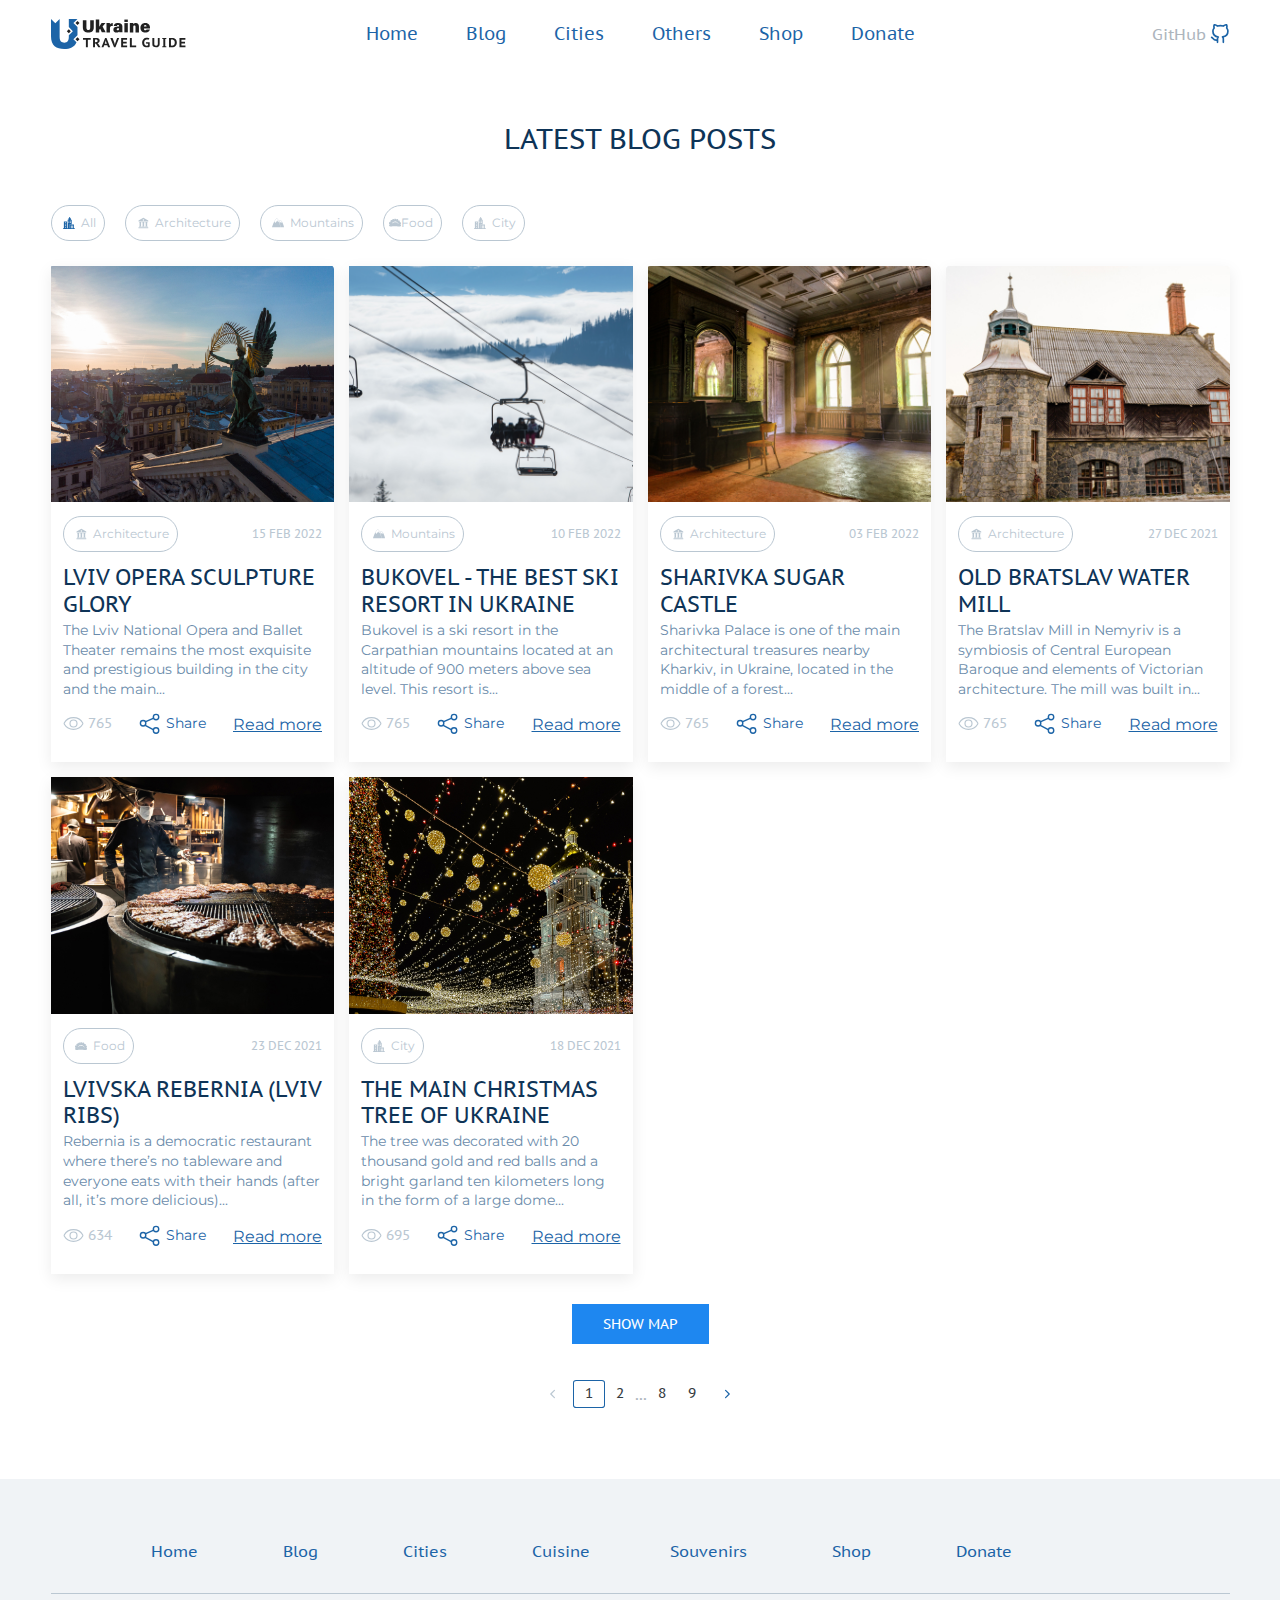
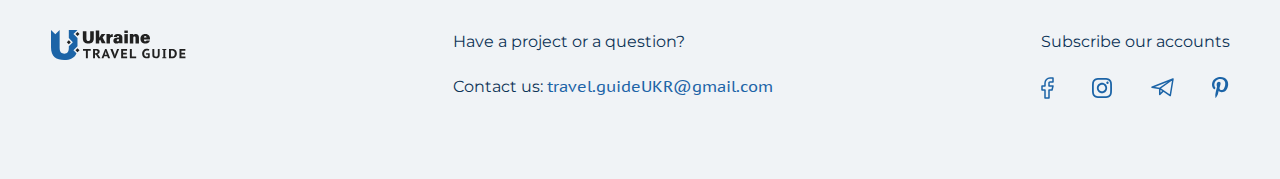
<file: blog.html>
<!DOCTYPE html>
<html lang="en">
<head>
          <meta charset="UTF-8">
          <meta http-equiv="X-UA-Compatible" content="IE=edge">
          <meta name="viewport" content="width=device-width, initial-scale=1.0">
          <title>Blog</title>
          <link rel="preconnect" href="https://fonts.gstatic.com" crossorigin>
          <link href="https://fonts.googleapis.com/css2?family=Inter:wght@400;700&family=Montserrat:wght@400;500;600;700&family=PT+Sans+Caption&family=Poppins:wght@400;700&family=Roboto:wght@700&display=swap" rel="stylesheet">
          <link href="https://fonts.googleapis.com/css2?family=Inter:wght@400;700&family=Montserrat:wght@400;500;600;" rel="stylesheet">
          <link href="https://cdnjs.cloudflare.com/ajax/libs/font-awesome/4.7.0/css/font-awesome.min.css" rel="stylesheet"/>
          <link rel="stylesheet" href="./style.css/css/uikit.css">
          <script src="./js/uikit.js"></script>
          <script src="./js/uikit.min.js"></script>  
          <link rel="stylesheet" href="./style.css/blog.css">
          <link rel="stylesheet"  href="https://cdn.jsdelivr.net/npm/swiper@8/swiper-bundle.min.css"/>
        <script src="https://cdn.jsdelivr.net/npm/swiper@8/swiper-bundle.min.js"></script>
</head>
<body>
<div class="page-wrapper">
  <header class="tm-header">
    <div class="container tm-container">
      <div uk-grid>
        <div class="uk-width-auto">
          <div class="tm-header-item">
            <a href="./index.html" class="tm-header__logo">
              <svg width="135" height="30" viewBox="0 0 135 30" fill="none" xmlns="http://www.w3.org/2000/svg">
                <path d="M26.4816 16.1757V8.08876L22.4363 4.04526L26.4816 0.00176841H17.8182V8.08876L21.8564 12.1376L17.8129 16.181V18.1117C17.8129 22.0492 16.1669 23.7694 13.3345 23.7694C10.7178 23.7694 8.64038 22.325 8.64038 18.1117V0L4.32108 4.31931L0 0V17.279C0 26.8511 5.41018 30 13.1878 30C18.8455 30 23.5325 28.3062 25.4933 23.2815L22.4363 20.2263L26.4816 16.1757Z" fill="#1C64A7"/>
                <path d="M26.4803 2.04272L24.4766 4.04712L26.481 6.05082L28.4847 4.04642L26.4803 2.04272Z" fill="#212121"/>
                <path d="M17.8103 10.1295L15.8062 12.1335L17.8103 14.1376L19.8143 12.1335L17.8103 10.1295Z" fill="#212121"/>
                <path d="M26.4811 18.217L24.4774 20.2214L26.4818 22.2251L28.4855 20.2207L26.4811 18.217Z" fill="#212121"/>
                <path d="M42.7917 1.19336H39.2061V8.67922C39.2061 10.3076 38.5254 11.0219 37.355 11.0219C36.273 11.0219 35.4102 10.4243 35.4102 8.67922V1.19336H31.8387V8.33799C31.8387 12.2948 34.0753 13.5961 37.2914 13.5961C40.3943 13.5961 42.7882 12.3585 42.7882 8.32031L42.7917 1.19336Z" fill="#212121"/>
                <path d="M48.2319 10.7231L49.2008 9.74542C49.2503 9.92223 50.8185 13.1277 50.8928 13.3699H54.763C54.4589 12.6998 51.9041 8.26381 51.5929 7.57428L54.5226 4.10186H50.6506C49.6622 5.49507 48.78 6.75391 48.2319 7.63793V0.562256H44.7807V13.3752H48.2284L48.2319 10.7231Z" fill="#212121"/>
                <path d="M55.4986 13.3751H58.9462V9.56143C58.9462 7.39028 59.8303 6.94474 61.7751 7.02783V3.8772C60.1839 3.88957 59.2839 4.71878 58.9268 5.6081C58.9268 5.20145 58.8844 4.38993 58.8437 4.10174H55.4756C55.4933 4.92564 55.4986 5.86977 55.4986 6.75379V13.3751Z" fill="#212121"/>
                <path d="M71.3862 10.6206V7.29488C71.3862 5.06009 70.1485 3.88788 67.1164 3.87727C63.8225 3.8649 62.9031 5.38541 62.7811 6.9342H65.9636C66.0449 6.33484 66.25 5.9777 67.0244 5.9777C67.8572 5.9777 68.0676 6.41263 68.0676 7.00669V7.51942H66.9342C64.1054 7.51942 62.3568 8.46002 62.3568 10.64C62.3568 12.2896 63.4795 13.5944 65.5587 13.5944C67.0509 13.5944 67.7316 13.0905 68.1736 12.5141C68.1897 12.8038 68.2377 13.0908 68.3169 13.3698H71.4993C71.4149 12.4559 71.3772 11.5383 71.3862 10.6206ZM68.0711 9.54205C68.0711 10.5392 67.9067 11.3401 66.738 11.3401C66.052 11.3401 65.7302 10.9017 65.7302 10.3571C65.7302 9.67289 66.1192 9.2574 67.3073 9.2574H68.0711V9.54205Z" fill="#212121"/>
                <path d="M76.8211 4.10181H73.3734V13.3698H76.8211V4.10181Z" fill="#212121"/>
                <path d="M76.8211 0.562256H73.3734V2.96501H76.8211V0.562256Z" fill="#212121"/>
                <path d="M84.9151 3.8772C83.4035 3.8772 82.6362 4.58441 82.279 5.11482C82.2633 4.77243 82.2279 4.43122 82.1729 4.0929H78.8137C78.8313 4.82663 78.8366 5.68413 78.8366 6.49566V13.3751H82.2843V8.08335C82.2843 6.78385 82.7369 6.40372 83.4565 6.40372C84.2504 6.40372 84.5085 6.90584 84.5085 7.7987V13.3751H87.9491V7.39912C87.942 5.13073 86.7698 3.8772 84.9151 3.8772Z" fill="#212121"/>
                <path d="M94.3017 3.8772C90.9283 3.8772 89.4502 6.02182 89.4502 8.81532C89.4502 11.2375 90.7373 13.589 94.238 13.589C97.5177 13.589 98.5697 11.6795 98.9056 10.4472H95.5234C95.3466 10.9352 95.115 11.2817 94.2981 11.2817C93.2815 11.2817 92.9226 10.3464 92.9226 9.41291H98.9534C98.9807 9.14803 98.9924 8.88178 98.9887 8.61553C98.9887 6.30294 97.8926 3.8772 94.3017 3.8772ZM92.9562 7.61836C93.0128 6.69898 93.3682 6.02713 94.2893 6.02713C95.2759 6.02713 95.5269 6.75909 95.5358 7.61836H92.9562Z" fill="#212121"/>
                <path d="M31.9997 20.7284H34.9028V28.186H36.8388V20.7284H39.7437V19.0276H31.9997V20.7284Z" fill="#212121"/>
                <path d="M46.5612 24.3122C47.1706 24.1675 47.7125 23.8195 48.0977 23.3257C48.4855 22.7885 48.6816 22.1365 48.6546 21.4745C48.6709 21.0303 48.5572 20.591 48.3275 20.2104C48.1128 19.8789 47.8178 19.6071 47.47 19.4201C47.0934 19.2201 46.6867 19.0828 46.266 19.0134C45.8146 18.9355 45.3573 18.8964 44.8993 18.8967C44.6977 18.8967 44.4785 18.8967 44.238 18.9091C43.9976 18.9215 43.7518 18.9321 43.499 18.948C43.2462 18.9639 42.9951 18.9904 42.7476 19.0205C42.5001 19.0505 42.2684 19.0841 42.0598 19.1195V28.186H43.9958V24.4837L45.016 24.6393L47.2932 28.186H49.5439L47.2561 24.7189L46.5612 24.3122ZM46.1228 22.8607C45.7281 23.0896 45.2754 23.1989 44.8197 23.1754H43.9958V20.6489C44.1449 20.6198 44.2965 20.605 44.4484 20.6047C44.6358 20.6047 44.8286 20.6047 45.0301 20.6047C45.44 20.5787 45.8475 20.684 46.1935 20.9052C46.3292 21.0074 46.4374 21.1416 46.5083 21.2959C46.5793 21.4502 46.6109 21.6197 46.6001 21.7892C46.6001 22.2949 46.441 22.652 46.1228 22.8607Z" fill="#212121"/>
                <path d="M54.0966 18.9622L50.5128 28.186H52.4488L53.1949 26.2412H56.2818L57.0669 28.186H59.1213L55.5234 18.9622H54.0966ZM53.7306 24.7047L54.4236 22.8076L54.7384 21.3437H54.8038L55.1167 22.7953L55.8239 24.7047H53.7306Z" fill="#212121"/>
                <path d="M64.185 24.2999L63.8968 25.8699H63.8314L63.5697 24.3122L61.5665 19.0276H59.3176L63.0463 28.2514H64.4325L68.1348 19.0276H66.0944L64.185 24.2999Z" fill="#212121"/>
                <path d="M72.0987 24.4183H75.6984V22.7175H72.0987V20.7284H76.0644V19.0276H70.1627V28.186H76.1298V26.4852H72.0987V24.4183Z" fill="#212121"/>
                <path d="M80.8133 19.0276H78.8773V28.186H85.1821V26.4852H80.8133V19.0276Z" fill="#212121"/>
                <path d="M94.9434 24.5492L97.1145 24.7578V26.349C96.93 26.471 96.7234 26.5556 96.5063 26.5983C96.2741 26.6497 96.037 26.6758 95.7991 26.6761C95.4596 26.6756 95.1227 26.6158 94.8037 26.4993C94.4884 26.3851 94.204 26.1993 93.9727 25.9565C93.7185 25.6841 93.5245 25.3612 93.4034 25.0089C93.255 24.5616 93.1845 24.0921 93.1948 23.6209C93.1841 23.1376 93.2547 22.6559 93.4034 22.1959C93.5231 21.8358 93.7246 21.5084 93.9922 21.2394C94.2415 20.9962 94.5443 20.8145 94.8762 20.709C95.2401 20.5957 95.6196 20.5402 96.0007 20.5446C96.3736 20.539 96.7462 20.5656 97.1145 20.6241C97.385 20.6689 97.6516 20.7345 97.9119 20.8204L98.3186 19.2097C97.9853 19.1097 97.6464 19.0294 97.3037 18.9692C96.8096 18.8804 96.3082 18.8383 95.8062 18.8437C95.2449 18.8455 94.6871 18.9313 94.1513 19.0983C93.5989 19.2685 93.087 19.5494 92.6467 19.924C92.1775 20.3297 91.8043 20.8345 91.5541 21.4021C91.2568 22.0981 91.1139 22.8503 91.135 23.6068C91.1213 24.3372 91.2412 25.064 91.4887 25.7514C91.6924 26.3118 92.0192 26.8193 92.4452 27.2366C92.8504 27.625 93.3372 27.918 93.8702 28.0941C94.4377 28.2809 95.032 28.3735 95.6294 28.3681C95.9054 28.3675 96.1811 28.3504 96.4551 28.3168C96.731 28.282 97.004 28.227 97.2719 28.1524C97.5316 28.0814 97.7852 27.9897 98.0304 27.8784C98.2658 27.7717 98.4877 27.6376 98.6916 27.4788V23.3717H94.9434V24.5492Z" fill="#212121"/>
                <path d="M106.823 24.7702C106.823 25.4338 106.683 25.9118 106.404 26.2041C106.125 26.4964 105.697 26.6402 105.122 26.6355C104.519 26.6355 104.061 26.4976 103.761 26.2218C103.46 25.946 103.303 25.4615 103.303 24.7632V19.033H101.358V25.1291C101.358 26.2029 101.681 27.0074 102.327 27.5425C102.973 28.0776 103.91 28.3464 105.14 28.3487C105.619 28.3527 106.096 28.2842 106.554 28.1454C106.966 28.0214 107.345 27.809 107.666 27.5231C107.988 27.2279 108.235 26.8607 108.388 26.4516C108.567 25.9567 108.654 25.4328 108.642 24.9064V19.033H106.823V24.7702Z" fill="#212121"/>
                <path d="M111.284 20.0743H112.33V27.1393H111.284V28.186H115.313V27.1393H114.266V20.0743H115.313V19.0276H111.284V20.0743Z" fill="#212121"/>
                <path d="M124.661 20.2052C124.23 19.7735 123.707 19.4447 123.131 19.2434C122.41 18.994 121.65 18.8742 120.888 18.8898C120.686 18.8898 120.46 18.8898 120.207 18.8898C119.954 18.8898 119.694 18.9004 119.427 18.9092C119.16 18.9181 118.897 18.9304 118.656 18.9481C118.416 18.9658 118.188 18.987 117.995 19.0135V28.1843C118.117 28.202 118.299 28.2179 118.538 28.2303C118.777 28.2427 119.036 28.2568 119.31 28.2692C119.585 28.2816 119.851 28.2939 120.108 28.3028C120.364 28.3116 120.568 28.3152 120.716 28.3152C121.53 28.3439 122.342 28.2111 123.105 27.9244C123.702 27.6866 124.239 27.3174 124.675 26.8441C125.072 26.401 125.369 25.8768 125.545 25.3077C125.724 24.7312 125.814 24.131 125.813 23.5273C125.819 22.898 125.727 22.2716 125.539 21.6709C125.364 21.1206 125.063 20.6188 124.661 20.2052ZM123.621 24.6907C123.54 25.0452 123.386 25.3792 123.17 25.6719C122.942 25.9716 122.643 26.2098 122.3 26.365C121.863 26.557 121.389 26.6494 120.912 26.6355H120.711L120.423 26.6214L120.134 26.609C120.066 26.6067 119.998 26.6002 119.931 26.5896V20.649C120.092 20.628 120.253 20.6173 120.415 20.6171C120.626 20.6171 120.829 20.6171 121.031 20.6171C121.496 20.5985 121.959 20.6951 122.378 20.8983C122.706 21.0666 122.99 21.3086 123.209 21.6055C123.413 21.8923 123.558 22.2168 123.635 22.5602C123.711 22.8909 123.75 23.2288 123.752 23.568C123.751 23.946 123.707 24.3227 123.621 24.6907Z" fill="#212121"/>
                <path d="M130.424 26.4852V24.4183H134.022V22.7175H130.424V20.7284H134.388V19.0276H128.488V28.186H134.454V26.4852H130.424Z" fill="#212121"/>
                </svg>
                
            </a>
          </div>
        </div>
        <div class="uk-width-expand uk-flex uk-flex-right uk-position-static">
          <input class="gam-btn-input uk-hidden" id="m1" type="checkbox">
          <ul class="tm-header-menu uk-visible@m">
            <li class="tm-header-menu-item" >
              <a href="./index1.html" class="tm-header-menu-item-link">Home</a>
            </li>
            <li class="tm-header-menu-item">
              <a href="./blog.html" class="tm-header-menu-item-link">Blog</a>
            </li>
            <li class="tm-header-menu-item">
              <a href="#" class="tm-header-menu-item-link" >Cities</a>
            </li>
            <li class="tm-header-menu-item">
              <a href="#" class="tm-header-menu-item-link">Others</a>
            </li>
            <li class="tm-header-menu-item">
              <a href="#" class="tm-header-menu-item-link">Shop</a>
            </li>
            <li class="tm-header-menu-item">
              <a href="#" class="tm-header-menu-item-link">Donate</a>
            </li>
          </ul>
          <a class="tm-header-button" href="./index1.html" target="_blank">
            <span class="tm-header-button-text uk-visible@m">GitHub</span>
            <svg xmlns="http://www.w3.org/2000/svg" width="20" height="20" viewBox="0 0 24 24" fill="none" stroke="#1c64a7" stroke-width="2" stroke-linecap="round" stroke-linejoin="round" class="feather feather-github"><path d="M9 19c-5 1.5-5-2.5-7-3m14 6v-3.87a3.37 3.37 0 0 0-.94-2.61c3.14-.35 6.44-1.54 6.44-7A5.44 5.44 0 0 0 20 4.77 5.07 5.07 0 0 0 19.91 1S18.73.65 16 2.48a13.38 13.38 0 0 0-7 0C6.27.65 5.09 1 5.09 1A5.07 5.07 0 0 0 5 4.77a5.44 5.44 0 0 0-1.5 3.78c0 5.42 3.3 6.61 6.44 7A3.37 3.37 0 0 0 9 18.13V22"/></svg>
          </a>
          <label class="gam-btn tm-header-button-menu uk-hidden@m uk-flex uk-flex-middle" for="m1">
            <div class="header__gam-btn">
              <div class="header__gam-line"></div>
              <div class="header__gam-line"></div>
              <div class="header__gam-line"></div>
            </div>
          </label>
        </div>
      </div>
    </div>
  </header>
                  <section class="placeholder"></section>
                    <section class=" box container">
                              <h2 class="box__title">LATEST BLOG POSTS</h2>

                                        <div class=" wrapper">
                                            <div class=" box__item4 book">
                                                <div class="box__arch"><img src="./img/filter.svg" alt="arch">  All</div>          
                                                </div>
                                                  <div class=" box__item4 book">
                                                            <div class="box__arch"><img src="./img/arch.svg" alt="arch"> Architecture</div>
                                                  </div>
                                        <div class=" box__item4 book">
                                                  <div class="box__arch"><img src="./img/mount.svg" alt="arch"> Mountains</div>          
                                                  </div>
                                                  
                                                  <div class=" box__item4 book">
                                                    <div class="box__arch"><img src="./img/food.svg" alt="arch"> Food</div>          
                                                    </div>
                                                   
                                                    <div class=" box__item4 book">
                                                        <div class="box__arch"><img src="./img/city.svg" alt="arch"> City</div>          
                                                        </div>
            
                                          
                                                       
                                        </div> 
                                   

                              <div class="uk-child-width-1-1 uk-child-width-1-2@s uk-child-width-1-3@m uk-child-width-1-4@l uk-child-width-1-4@m uk-grid-small uk-grid-match" uk-grid>
                                  <div>
                                      <div class="uk-card uk-card-default" style="display: flex; flex-direction: column;" >
                                        <div class="box__img uk-cover-container">
                                            <canvas width="300" height="250"></canvas>
                                            <img  src="./img/img.jpg" alt="" uk-cover>
                                        </div>
                                          <div class="box__item1 " style=" flex-wrap: wrap;display: flex;flex: 1 0 auto; flex-wrap: wrap;">
                                            <div style="display: flex; flex-direction: column; justify-content: space-between;">
                                              <div>
                                          <div class="box__item3">
                                              <div class="box__arch"><img src="./img/arch.svg" alt="arch">Architecture</div>
                                              <p class="box__p">15 FEB 2022</p>
                                    </div>
                                    <h3 class="box__item--title uk-card-title">Lviv opera 
                                      sculpture glory</h3>
                                    <p class="box__item--text">The Lviv National Opera and Ballet Theater remains the most exquisite and prestigious building in the city and the main...</p>
                                  </div>
                                    <div class="box__item2">
                                      <div class="box__item2--box">
                                          <img class="box__item2--img" src="./img/Eye.svg" alt="eye">
                                          <p class="box__item2--p">765</p>
                                      </div>
                                      <div class="box__item2--box1">
                                          <img class="box__item2--img" src="./img/Share.svg" alt="eye">
                                          <p class="box__item2--share">Share</p>
                                      </div>
                                      <a href="" class="box__more">Read more</a>
                                    </div>
                                  </div>
                                </div>
                                      </div>
                                  </div>
                                  <div>
                                      <div class="uk-card uk-card-default" style="display: flex; flex-direction: column;">
                                          <div class="uk-img">
                                            <div class="box__img uk-cover-container">
                                                <canvas width="300" height="250"></canvas>
                                                <img  src="./img/img1.1.jpg" alt="" uk-cover>
                                            </div>
                                          </div>
                                          <div class="box__item1 " style=" flex-wrap: wrap;display: flex;flex: 1 0 auto; flex-wrap: wrap;">
                                            <div style="display: flex; flex-direction: column; justify-content: space-between;">
                                              <div>
                                         
                                          <div class="box__item3">
                                              <div class="box__arch"><img src="./img/mount.svg" alt="arch">  Mountains</div>
                                              <p class="box__p">10 FEB 2022</p>
                                    </div>
                                    <h3 class="box__item--title uk-card-title">Bukovel - the best ski resort in ukraine</h3>
                                    <p class="box__item--text">Bukovel is a ski resort in the Carpathian mountains located at an altitude of 900 meters above sea level. This resort is...</p>
                                  </div>
                                    <div class="box__item2">
                                      <div class="box__item2--box">
                                          <img class="box__item2--img" src="./img/Eye.svg" alt="eye">
                                          <p class="box__item2--p">765</p>
                                      </div>
                                      <div class="box__item2--box1">
                                          <img class="box__item2--img"  src="./img/Share.svg" alt="eye">
                                          <p class="box__item2--share">Share</p>
                                      </div>
                                      <a href="" class="box__more">Read more</a>
                                    </div>
                                    </div>
                                  </div>
                                      </div>
                                  </div>
                                  <div>
                                      <div class="uk-card uk-card-default" style="display: flex; flex-direction: column;">
                                        <div class="box__img uk-cover-container">
                                            <canvas width="300" height="250"></canvas>
                                            <img  src="./img/img2.jpg" alt="" uk-cover>
                                        </div>
                                          <div class="box__item1 " style=" flex-wrap: wrap;display: flex;flex: 1 0 auto; flex-wrap: wrap;">
                                            <div style="display: flex; flex-direction: column; justify-content: space-between;">
                                              <div>
                                          
                                          <div class="box__item3">
                                              <div class="box__arch"><img src="./img/arch.svg" alt="arch"> Architecture</div>
                                              <p class="box__p">03 FEB 2022</p>
                                    </div>
                                    <h3 class="box__item--title uk-card-title">Sharivka 
                                      Sugar castle</h3>
                                    <p class="box__item--text">Sharivka Palace is one of the main architectural treasures nearby Kharkiv, in Ukraine, located in the middle of a forest... </p>
                                  </div>
                                    <div class="box__item2">
                                      <div class="box__item2--box">
                                          <img class="box__item2--img" src="./img/Eye.svg" alt="eye">
                                          <p class="box__item2--p">765</p>
                                      </div>
                                      <div class="box__item2--box1">
                                          <img class="box__item2--img"  src="./img/Share.svg" alt="eye">
                                          <p class="box__item2--share">Share</p>
                                      </div>
                                      <a href="" class="box__more">Read more</a>
                                    </div>
                                      </div>
                                    </div>
                                  </div>
                                  </div>
                                  <div>
                                      <div class="uk-card uk-card-default" style="display: flex; flex-direction: column;">
                                        <div class="box__img uk-cover-container">
                                            <canvas width="300" height="250"></canvas>
                                            <img  src="./img/img3.jpg" alt="" uk-cover>
                                        </div>
                                          <div class="box__item1 " style=" flex-wrap: wrap;display: flex;flex: 1 0 auto; flex-wrap: wrap;">
                                            <div style="display: flex; flex-direction: column; justify-content: space-between;">
                                              <div>
                                          
                                          <div class="box__item3">
                                              <div class="box__arch"><img src="./img/arch.svg" alt="arch"> Architecture</div>
                                              <p class="box__p">27 DEC 2021</p>
                                    </div>
                                    <h3 class="box__item--title uk-card-title">Old Bratslav
                                      water mill</h3>
                                    <p class="box__item--text">The Bratslav Mill in Nemyriv is a symbiosis of Central European Baroque and elements of Victorian architecture. The mill was built in...</p>
                                  </div>
                                    <div class="box__item2">
                                      <div class="box__item2--box">
                                          <img class="box__item2--img" src="./img/Eye.svg" alt="eye">
                                          <p class="box__item2--p">765</p>
                                      </div>
                                      <div class="box__item2--box1">
                                          <img class="box__item2--img"  src="./img/Share.svg" alt="eye">
                                          <p class="box__item2--share">Share</p>
                                      </div>
                                      <a href="" class="box__more">Read more</a>
                                    </div>
                                      </div>
                                    </div>
                                  </div>
                                  </div>
                                  <div>
                                    <div class="uk-card uk-card-default" style="display: flex; flex-direction: column;">
                                      <div class="box__img uk-cover-container">
                                          <canvas width="300" height="250"></canvas>
                                          <img  src="./img/img4.jpg" alt="" uk-cover>
                                      </div>
                                        <div class="box__item1 " style=" flex-wrap: wrap;display: flex;flex: 1 0 auto; flex-wrap: wrap;">
                                          <div style="display: flex; flex-direction: column; justify-content: space-between;">
                                            <div>
               
                                        <div class="box__item3">
                                            <div class="box__arch"><img src="./img/food1.svg" alt="arch"> Food</div>
                                            <p class="box__p">23 DEC 2021</p>
                                  </div>
                                  <h3 class="box__item--title uk-card-title">Lvivska rebernia (Lviv Ribs)</h3>
                                  <p class="box__item--text">Rebernia is a democratic restaurant where there’s no tableware and everyone eats with their hands (after all, it’s more delicious)... </p>
                                </div>
                                  <div class="box__item2">
                                    <div class="box__item2--box">
                                        <img class="box__item2--img" src="./img/Eye.svg" alt="eye">
                                        <p class="box__item2--p">634</p>
                                    </div>
                                    <div class="box__item2--box1">
                                        <img class="box__item2--img"  src="./img/Share.svg" alt="eye">
                                        <p class="box__item2--share">Share</p>
                                    </div>
                                    <a href="" class="box__more">Read more</a>
                                  </div>
                                    </div>
                                  </div>
                                </div>
                                </div>
                                <div>
                                    <div class="uk-card uk-card-default" style="display: flex; flex-direction: column;">
                                      <div class="box__img uk-cover-container">
                                          <canvas width="300" height="250"></canvas>
                                          <img  src="./img/img5.jpg" alt="" uk-cover>
                                      </div>
                                        <div class="box__item1" style=" flex-wrap: wrap;display: flex;flex: 1 0 auto; flex-wrap: wrap;">
                                          <div style="display: flex; flex-direction: column; justify-content: space-between;">
                                            <div>
                                        <div class="box__item3">
                                            <div class="box__arch"><img src="./img/city.svg" alt="arch"> City</div>
                                            <p class="box__p">18 DEC 2021</p>
                                  </div>
                                  <h3 class="box__item--title uk-card-title">The main Christmas tree of Ukraine </h3>
                                  <p class="box__item--text">The tree was decorated with 20 thousand gold and red balls and a bright garland ten kilometers long in the form of a large dome...</p>
                                </div>
                                  <div class="box__item2">
                                    <div class="box__item2--box">
                                        <img class="box__item2--img" src="./img/Eye.svg" alt="eye">
                                        <p class="box__item2--p">695</p>
                                    </div>
                                    <div class="box__item2--box1">
                                        <img class="box__item2--img"  src="./img/Share.svg" alt="eye">
                                        <p class="box__item2--share">Share</p>
                                    </div>
                                    <a href="" class="box__more">Read more</a>
                                  </div>
                                    </div>
                                  </div>
                                </div>
                                </div>
                              
                          
                                  
                          </div>
                       
                          <div class="uk-align-center uk-text-center uk-position-z-index"><a href="./map.html" class=" uk-button uk-button-primary " uk-sticky="position: bottom;  end: !.uk-height-large start: 20vh; start: 200; end: !.uk-height-large; offset: 80; animation: uk-animation-slide-top">Show map</a></div> 
                          </section> 
                          <div class="container1">
                              <div class="btn">
                                        <svg width="6" height="10" viewBox="0 0 6 10" fill="none" xmlns="http://www.w3.org/2000/svg">
                                                  <path d="M4.41162 1.38242L0.793974 5.00006L4.41162 8.61771" stroke="#BAC7D2" stroke-width="1.20588" stroke-linecap="round" stroke-linejoin="round"/>
                                                  </svg>
                                        </div>
                        
                              <div class="link-container">
                                <a href="#" class="page--link page--link--current">1</a>
                                <a href="#" class="page--link">2</a>
                                <span>...</span>
                                <a href="#" class="page--link">8</a>
                                <a href="#" class="page--link">9</a>
                              </div>
                        
                             <div class="btn">
                                        <svg width="6" height="10" viewBox="0 0 6 10" fill="none" xmlns="http://www.w3.org/2000/svg">
                                                  <path d="M1.58838 1.38242L5.20603 5.00006L1.58838 8.61771" stroke="#1C64A7" stroke-width="1.20588" stroke-linecap="round" stroke-linejoin="round"/>
                                                  </svg>
                                        </div>
                            </div>


<footer class="footer">
                              <div class="container">
                              <div class="footer__box ">
                                <div class="uk-grid-collapse uk-child-width-1-2 uk-child-width-1-1@s uk-grid-row footer__box-item" uk-grid>
                                    <div class="uk-grid-column-medium footer__box-item1 uk-margin-remove-left" >
                                      <div class="footer__link-wrapper"> <a href="./index.html" class="footer__link ">Home</a></div>
                                      <div class="footer__link-wrapper">  <a href="./page/about.html" class="footer__link">Blog</a></div>
                                        <div class="footer__link-wrapper">  <a href="./page/works.html" class="footer__link">Cities</a></div>
                                          <div class="footer__link-wrapper">  <a href="./page/blog.html" class="footer__link">Cuisine</a></div>
                                    </div>
                                    <div class="uk-grid-column-medium footer__box-item2 uk-margin-remove-left">
                                      <div class="footer__link-wrapper">   <a href="./page/contacts.html" class="footer__link">Souvenirs</a></div>
                                        <div class="footer__link-wrapper"> <a href="./page/contacts.html" class="footer__link">Shop</a></div>
                                          <div class="footer__link-wrapper"> <a href="./page/contacts.html" class="footer__link">Donate</a></div>
                                    </div>
                        
                                </div>
                              <!-- <ul class="footer__menu"> 
                                <div class="footer__menu-item1">                          
                                  <li class="footer__menu-item">
                                      <a href="./index.html" class="footer__link">Home</a>
                                  </li>
                                  <li class="footer__menu-item">
                                      <a href="./blog.html" class="footer__link">Blog</a>
                                  </li>
                                  <li class="footer__menu-item">
                                      <a href="#" class="footer__link">Cities</a>
                                  </li>
                                  <li class="footer__menu-item">
                                      <a href="#" class="footer__link">Cuisine</a>
                                  </li></div> 
                                 <div class="footer__menu-item1"> <li class="footer__menu-item">
                                      <a href="#" class="footer__link">Souvenirs</a>
                                  </li>
                                  <li class="footer__menu-item">
                                      <a href="#" class="footer__link">Shop</a>
                                  </li>
                                  <li class="footer__menu-item">
                                          <a href="#" class="footer__link">Donate</a>
                                      </li></div>
                              </ul>  -->
                          </div>
                       




                          <div class="footer__item">
                              <div class="footer__item1">
                                  <a href="./index.html" class="footer__logo">
                                      <svg width="135" height="30" viewBox="0 0 135 30" fill="none" xmlns="http://www.w3.org/2000/svg">
                                          <path d="M26.4816 16.1757V8.08876L22.4363 4.04526L26.4816 0.00176841H17.8182V8.08876L21.8564 12.1376L17.8129 16.181V18.1117C17.8129 22.0492 16.1669 23.7694 13.3345 23.7694C10.7178 23.7694 8.64038 22.325 8.64038 18.1117V0L4.32108 4.31931L0 0V17.279C0 26.8511 5.41018 30 13.1878 30C18.8455 30 23.5325 28.3062 25.4933 23.2815L22.4363 20.2263L26.4816 16.1757Z" fill="#1C64A7"/>
                                          <path d="M26.4803 2.04272L24.4766 4.04712L26.481 6.05082L28.4847 4.04642L26.4803 2.04272Z" fill="#212121"/>
                                          <path d="M17.8103 10.1295L15.8062 12.1335L17.8103 14.1376L19.8143 12.1335L17.8103 10.1295Z" fill="#212121"/>
                                          <path d="M26.4811 18.217L24.4774 20.2214L26.4818 22.2251L28.4855 20.2207L26.4811 18.217Z" fill="#212121"/>
                                          <path d="M42.7917 1.19336H39.2061V8.67922C39.2061 10.3076 38.5254 11.0219 37.355 11.0219C36.273 11.0219 35.4102 10.4243 35.4102 8.67922V1.19336H31.8387V8.33799C31.8387 12.2948 34.0753 13.5961 37.2914 13.5961C40.3943 13.5961 42.7882 12.3585 42.7882 8.32031L42.7917 1.19336Z" fill="#212121"/>
                                          <path d="M48.2319 10.7231L49.2008 9.74542C49.2503 9.92223 50.8185 13.1277 50.8928 13.3699H54.763C54.4589 12.6998 51.9041 8.26381 51.5929 7.57428L54.5226 4.10186H50.6506C49.6622 5.49507 48.78 6.75391 48.2319 7.63793V0.562256H44.7807V13.3752H48.2284L48.2319 10.7231Z" fill="#212121"/>
                                          <path d="M55.4986 13.3751H58.9462V9.56143C58.9462 7.39028 59.8303 6.94474 61.7751 7.02783V3.8772C60.1839 3.88957 59.2839 4.71878 58.9268 5.6081C58.9268 5.20145 58.8844 4.38993 58.8437 4.10174H55.4756C55.4933 4.92564 55.4986 5.86977 55.4986 6.75379V13.3751Z" fill="#212121"/>
                                          <path d="M71.3862 10.6206V7.29488C71.3862 5.06009 70.1485 3.88788 67.1164 3.87727C63.8225 3.8649 62.9031 5.38541 62.7811 6.9342H65.9636C66.0449 6.33484 66.25 5.9777 67.0244 5.9777C67.8572 5.9777 68.0676 6.41263 68.0676 7.00669V7.51942H66.9342C64.1054 7.51942 62.3568 8.46002 62.3568 10.64C62.3568 12.2896 63.4795 13.5944 65.5587 13.5944C67.0509 13.5944 67.7316 13.0905 68.1736 12.5141C68.1897 12.8038 68.2377 13.0908 68.3169 13.3698H71.4993C71.4149 12.4559 71.3772 11.5383 71.3862 10.6206ZM68.0711 9.54205C68.0711 10.5392 67.9067 11.3401 66.738 11.3401C66.052 11.3401 65.7302 10.9017 65.7302 10.3571C65.7302 9.67289 66.1192 9.2574 67.3073 9.2574H68.0711V9.54205Z" fill="#212121"/>
                                          <path d="M76.8211 4.10181H73.3734V13.3698H76.8211V4.10181Z" fill="#212121"/>
                                          <path d="M76.8211 0.562256H73.3734V2.96501H76.8211V0.562256Z" fill="#212121"/>
                                          <path d="M84.9151 3.8772C83.4035 3.8772 82.6362 4.58441 82.279 5.11482C82.2633 4.77243 82.2279 4.43122 82.1729 4.0929H78.8137C78.8313 4.82663 78.8366 5.68413 78.8366 6.49566V13.3751H82.2843V8.08335C82.2843 6.78385 82.7369 6.40372 83.4565 6.40372C84.2504 6.40372 84.5085 6.90584 84.5085 7.7987V13.3751H87.9491V7.39912C87.942 5.13073 86.7698 3.8772 84.9151 3.8772Z" fill="#212121"/>
                                          <path d="M94.3017 3.8772C90.9283 3.8772 89.4502 6.02182 89.4502 8.81532C89.4502 11.2375 90.7373 13.589 94.238 13.589C97.5177 13.589 98.5697 11.6795 98.9056 10.4472H95.5234C95.3466 10.9352 95.115 11.2817 94.2981 11.2817C93.2815 11.2817 92.9226 10.3464 92.9226 9.41291H98.9534C98.9807 9.14803 98.9924 8.88178 98.9887 8.61553C98.9887 6.30294 97.8926 3.8772 94.3017 3.8772ZM92.9562 7.61836C93.0128 6.69898 93.3682 6.02713 94.2893 6.02713C95.2759 6.02713 95.5269 6.75909 95.5358 7.61836H92.9562Z" fill="#212121"/>
                                          <path d="M31.9997 20.7284H34.9028V28.186H36.8388V20.7284H39.7437V19.0276H31.9997V20.7284Z" fill="#212121"/>
                                          <path d="M46.5612 24.3122C47.1706 24.1675 47.7125 23.8195 48.0977 23.3257C48.4855 22.7885 48.6816 22.1365 48.6546 21.4745C48.6709 21.0303 48.5572 20.591 48.3275 20.2104C48.1128 19.8789 47.8178 19.6071 47.47 19.4201C47.0934 19.2201 46.6867 19.0828 46.266 19.0134C45.8146 18.9355 45.3573 18.8964 44.8993 18.8967C44.6977 18.8967 44.4785 18.8967 44.238 18.9091C43.9976 18.9215 43.7518 18.9321 43.499 18.948C43.2462 18.9639 42.9951 18.9904 42.7476 19.0205C42.5001 19.0505 42.2684 19.0841 42.0598 19.1195V28.186H43.9958V24.4837L45.016 24.6393L47.2932 28.186H49.5439L47.2561 24.7189L46.5612 24.3122ZM46.1228 22.8607C45.7281 23.0896 45.2754 23.1989 44.8197 23.1754H43.9958V20.6489C44.1449 20.6198 44.2965 20.605 44.4484 20.6047C44.6358 20.6047 44.8286 20.6047 45.0301 20.6047C45.44 20.5787 45.8475 20.684 46.1935 20.9052C46.3292 21.0074 46.4374 21.1416 46.5083 21.2959C46.5793 21.4502 46.6109 21.6197 46.6001 21.7892C46.6001 22.2949 46.441 22.652 46.1228 22.8607Z" fill="#212121"/>
                                          <path d="M54.0966 18.9622L50.5128 28.186H52.4488L53.1949 26.2412H56.2818L57.0669 28.186H59.1213L55.5234 18.9622H54.0966ZM53.7306 24.7047L54.4236 22.8076L54.7384 21.3437H54.8038L55.1167 22.7953L55.8239 24.7047H53.7306Z" fill="#212121"/>
                                          <path d="M64.185 24.2999L63.8968 25.8699H63.8314L63.5697 24.3122L61.5665 19.0276H59.3176L63.0463 28.2514H64.4325L68.1348 19.0276H66.0944L64.185 24.2999Z" fill="#212121"/>
                                          <path d="M72.0987 24.4183H75.6984V22.7175H72.0987V20.7284H76.0644V19.0276H70.1627V28.186H76.1298V26.4852H72.0987V24.4183Z" fill="#212121"/>
                                          <path d="M80.8133 19.0276H78.8773V28.186H85.1821V26.4852H80.8133V19.0276Z" fill="#212121"/>
                                          <path d="M94.9434 24.5492L97.1145 24.7578V26.349C96.93 26.471 96.7234 26.5556 96.5063 26.5983C96.2741 26.6497 96.037 26.6758 95.7991 26.6761C95.4596 26.6756 95.1227 26.6158 94.8037 26.4993C94.4884 26.3851 94.204 26.1993 93.9727 25.9565C93.7185 25.6841 93.5245 25.3612 93.4034 25.0089C93.255 24.5616 93.1845 24.0921 93.1948 23.6209C93.1841 23.1376 93.2547 22.6559 93.4034 22.1959C93.5231 21.8358 93.7246 21.5084 93.9922 21.2394C94.2415 20.9962 94.5443 20.8145 94.8762 20.709C95.2401 20.5957 95.6196 20.5402 96.0007 20.5446C96.3736 20.539 96.7462 20.5656 97.1145 20.6241C97.385 20.6689 97.6516 20.7345 97.9119 20.8204L98.3186 19.2097C97.9853 19.1097 97.6464 19.0294 97.3037 18.9692C96.8096 18.8804 96.3082 18.8383 95.8062 18.8437C95.2449 18.8455 94.6871 18.9313 94.1513 19.0983C93.5989 19.2685 93.087 19.5494 92.6467 19.924C92.1775 20.3297 91.8043 20.8345 91.5541 21.4021C91.2568 22.0981 91.1139 22.8503 91.135 23.6068C91.1213 24.3372 91.2412 25.064 91.4887 25.7514C91.6924 26.3118 92.0192 26.8193 92.4452 27.2366C92.8504 27.625 93.3372 27.918 93.8702 28.0941C94.4377 28.2809 95.032 28.3735 95.6294 28.3681C95.9054 28.3675 96.1811 28.3504 96.4551 28.3168C96.731 28.282 97.004 28.227 97.2719 28.1524C97.5316 28.0814 97.7852 27.9897 98.0304 27.8784C98.2658 27.7717 98.4877 27.6376 98.6916 27.4788V23.3717H94.9434V24.5492Z" fill="#212121"/>
                                          <path d="M106.823 24.7702C106.823 25.4338 106.683 25.9118 106.404 26.2041C106.125 26.4964 105.697 26.6402 105.122 26.6355C104.519 26.6355 104.061 26.4976 103.761 26.2218C103.46 25.946 103.303 25.4615 103.303 24.7632V19.033H101.358V25.1291C101.358 26.2029 101.681 27.0074 102.327 27.5425C102.973 28.0776 103.91 28.3464 105.14 28.3487C105.619 28.3527 106.096 28.2842 106.554 28.1454C106.966 28.0214 107.345 27.809 107.666 27.5231C107.988 27.2279 108.235 26.8607 108.388 26.4516C108.567 25.9567 108.654 25.4328 108.642 24.9064V19.033H106.823V24.7702Z" fill="#212121"/>
                                          <path d="M111.284 20.0743H112.33V27.1393H111.284V28.186H115.313V27.1393H114.266V20.0743H115.313V19.0276H111.284V20.0743Z" fill="#212121"/>
                                          <path d="M124.661 20.2052C124.23 19.7735 123.707 19.4447 123.131 19.2434C122.41 18.994 121.65 18.8742 120.888 18.8898C120.686 18.8898 120.46 18.8898 120.207 18.8898C119.954 18.8898 119.694 18.9004 119.427 18.9092C119.16 18.9181 118.897 18.9304 118.656 18.9481C118.416 18.9658 118.188 18.987 117.995 19.0135V28.1843C118.117 28.202 118.299 28.2179 118.538 28.2303C118.777 28.2427 119.036 28.2568 119.31 28.2692C119.585 28.2816 119.851 28.2939 120.108 28.3028C120.364 28.3116 120.568 28.3152 120.716 28.3152C121.53 28.3439 122.342 28.2111 123.105 27.9244C123.702 27.6866 124.239 27.3174 124.675 26.8441C125.072 26.401 125.369 25.8768 125.545 25.3077C125.724 24.7312 125.814 24.131 125.813 23.5273C125.819 22.898 125.727 22.2716 125.539 21.6709C125.364 21.1206 125.063 20.6188 124.661 20.2052ZM123.621 24.6907C123.54 25.0452 123.386 25.3792 123.17 25.6719C122.942 25.9716 122.643 26.2098 122.3 26.365C121.863 26.557 121.389 26.6494 120.912 26.6355H120.711L120.423 26.6214L120.134 26.609C120.066 26.6067 119.998 26.6002 119.931 26.5896V20.649C120.092 20.628 120.253 20.6173 120.415 20.6171C120.626 20.6171 120.829 20.6171 121.031 20.6171C121.496 20.5985 121.959 20.6951 122.378 20.8983C122.706 21.0666 122.99 21.3086 123.209 21.6055C123.413 21.8923 123.558 22.2168 123.635 22.5602C123.711 22.8909 123.75 23.2288 123.752 23.568C123.751 23.946 123.707 24.3227 123.621 24.6907Z" fill="#212121"/>
                                          <path d="M130.424 26.4852V24.4183H134.022V22.7175H130.424V20.7284H134.388V19.0276H128.488V28.186H134.454V26.4852H130.424Z" fill="#212121"/>
                                          </svg>
                                      
                                  </a>
                              </div>
                          <div class="footer__item2">
                          <p class="footer__item2--p">Have a project or a question? </p>
                          <p class="footer__item2--contact">Contact us: <a class="footer__link" href="travel.guideUKR@gmail.com">travel.guideUKR@gmail.com</a></p>
                          </div>
                          
                          <div class="footer__item3">
                              <p class="footer__item3--p">Subscribe our accounts</p>
                          <div class="footer__item3--social">
                              <a href="#" class="footer__item3--img"><img src="./img/f.svg" alt="facebook"></a>
                              <a href="#" class="footer__item3--img"><img src="./img/i.svg" alt="instagram"></a>
                              <a href="#" class="footer__item3--img"><img src="./img/t.svg" alt="telegram"></a>
                              <a href="#" class="footer__item3--img"><img src="./img/p.svg" alt="pinterest"></a>
                          </div>
                          
                          </div>
                          </div>
                          
                          
                          </div>   
                          </footer>


</div>
          



<script src="https://cdn.jsdelivr.net/npm/swiper/swiper-bundle.min.js"></script>

<!-- Initialize Swiper -->
<!-- <script>
  var swiper = new Swiper(".mySwiper", {
    // slidesPerView: 5,
    spaceBetween: 0,
    grabCursor: true,
    centeredSlides: true,
    loop: true,
    loopFillGroupWithBlank: true,
    freeMode: true,
    pagination: {
        // el: ".swiper-pagination",
      clickable: true,
    },
    breakpoints: {
          375: {
            slidesPerView: 3,
            spaceBetween: 0,
          },
          991: {
            slidesPerView: 4,
            spaceBetween: 40,
          },
          1024: {
            slidesPerView: 5,
            spaceBetween: 50,
          },
        }
  });
</script> -->
<script>
    const slider = document.querySelector(".wrapper");
      const preventClick = (e) => {
        e.preventDefault();
        e.stopImmediatePropagation();
      }
      let isDown = false;
      var isDragged = false;
      let startX;
      let scrollLeft;

      slider.addEventListener("mousedown", e => {
        isDown = true;
        slider.classList.add("active");
        startX = e.pageX - slider.offsetLeft;
        scrollLeft = slider.scrollLeft;
      });

      slider.addEventListener("mouseleave", () => {
        isDown = false;
        slider.classList.remove("active");
      });

      slider.addEventListener("mouseup", e => {
        isDown = false;
        const elements = document.getElementsByClassName("book");
        if(isDragged){
            for(let i = 0; i<elements.length; i++){
                  elements[i].addEventListener("click", preventClick);
            }
        }else{
            for(let i = 0; i<elements.length; i++){
                  elements[i].removeEventListener("click", preventClick);
            }
        }
        slider.classList.remove("active");
        isDragged = false;
      });

      slider.addEventListener("mousemove", e => {
        if (!isDown) return;
        isDragged =  true;
        e.preventDefault();
        const x = e.pageX - slider.offsetLeft;
        const walk = (x - startX) * 2;
        slider.scrollLeft = scrollLeft - walk;
      });

      document.getElementsByClassName("book").ondragstart = function() {
        console.log("Drag start");
      };
</script>
</body>
</html>
</file>
<file: style.css/blog.css>
ul li {
  list-style: none !important;
}

a {
  cursor: pointer;
}

* {
  padding: 0;
  margin: 0;
  font-family: "PT Sans Caption" !important;
}

.page-wrapper {
  margin: 0 auto;
}

.container {
  max-width: 1179px;
  margin: 0 auto;
  padding: 0 20px;
}

.header {
  margin-left: 0;
  top: 0;
  left: 0;
  right: 0;
  position: absolute;
  border-bottom: 1px solid white;
}

@media (max-width: 991px) {
  .header {
    padding: 16px 0;
    -webkit-box-shadow: 0px 1px 15px rgba(7, 43, 68, 0.1);
            box-shadow: 0px 1px 15px rgba(7, 43, 68, 0.1);
  }
}

.header__containe {
  display: -webkit-box;
  display: -ms-flexbox;
  display: flex;
  -webkit-box-pack: justify;
      -ms-flex-pack: justify;
          justify-content: space-between;
  -webkit-box-align: center;
      -ms-flex-align: center;
          align-items: center;
  position: relative;
  z-index: 10;
}

.header__nav {
  display: -webkit-box;
  display: -ms-flexbox;
  display: flex;
  -webkit-box-pack: center;
      -ms-flex-pack: center;
          justify-content: center;
  -webkit-box-align: center;
      -ms-flex-align: center;
          align-items: center;
  gap: 48px;
}

@media (max-width: 991px) {
  .header__nav {
    gap: 8px;
    position: relative;
  }
}

.header__menu {
  display: -webkit-box;
  display: -ms-flexbox;
  display: flex;
  gap: 48px;
  padding: 0 !important;
}

@media (max-width: 991px) {
  .header__menu {
    margin: 0;
    display: none;
    position: fixed;
    width: 100%;
    height: 100vh;
    top: 50%;
    left: 50%;
    -webkit-box-orient: vertical;
    -webkit-box-direction: normal;
        -ms-flex-direction: column;
            flex-direction: column;
    -webkit-box-align: center;
        -ms-flex-align: center;
            align-items: center;
    -webkit-box-pack: center;
        -ms-flex-pack: center;
            justify-content: center;
    gap: 26px;
    -webkit-transform: translate(-50%, -50%);
            transform: translate(-50%, -50%);
    background-color: #1c64a7;
    z-index: 1;
  }
}

.header__menu-item {
  color: white;
}

.header__link {
  font-size: 18px;
  line-height: 26px;
  color: #1c64a7;
  position: relative;
  text-decoration: none;
}

.header__link::after {
  content: "";
  display: block;
  width: 0;
  margin: 5px auto 0;
  height: 1px;
  background-color: white;
  -webkit-transition: width 0.6s;
  transition: width 0.6s;
}

.header__link:hover::after {
  width: 80%;
  color: white !important;
}

.header__link--active::after {
  width: 80%;
}

@media (max-width: 991px) {
  .header__link::after {
    display: none;
  }
}

.header__mag-item {
  margin-left: 111px;
}

@media (max-width: 991px) {
  .header__mag-item {
    margin-left: 0px;
  }
}

.header__mag {
  height: 24px;
  width: 24px;
  display: -webkit-box;
  display: -ms-flexbox;
  display: flex;
  -webkit-box-orient: horizontal;
  -webkit-box-direction: normal;
      -ms-flex-direction: row;
          flex-direction: row;
  z-index: 10;
}

.header__mag-item1 {
  width: 159px !important;
  display: -webkit-box;
  display: -ms-flexbox;
  display: flex;
  -webkit-box-pack: end;
      -ms-flex-pack: end;
          justify-content: flex-end;
}

.header__gam-btn {
  display: none;
}

@media (max-width: 991px) {
  .header__gam-btn {
    display: -webkit-box;
    display: -ms-flexbox;
    display: flex;
    -webkit-box-orient: vertical;
    -webkit-box-direction: normal;
        -ms-flex-direction: column;
            flex-direction: column;
    -webkit-box-pack: center;
        -ms-flex-pack: center;
            justify-content: center;
    -webkit-box-align: center;
        -ms-flex-align: center;
            align-items: center;
    gap: 5px;
    width: 32px;
    height: 32px;
    cursor: pointer;
  }
}

.header__gam-line {
  width: 16px;
  height: 1px;
  -webkit-transition: all 0.7s;
  transition: all 0.7s;
  background: #0e3457;
}

.header .gam-btn {
  margin-left: 0;
  z-index: 10;
}

@media (max-width: 991px) {
  .header .gam-btn {
    margin-left: 170px;
  }
}

.tm-header {
  z-index: 100;
  background: transparent;
  position: absolute;
  width: 100%;
  top: 0;
}

.tm-header-item {
  display: -webkit-box;
  display: -ms-flexbox;
  display: flex;
  -webkit-box-align: center;
      -ms-flex-align: center;
          align-items: center;
  height: 68px;
}

.tm-header__logo {
  display: inline-block;
}

.tm-header-button {
  color: #fff;
  display: -webkit-box;
  display: -ms-flexbox;
  display: flex;
  -webkit-box-align: center;
      -ms-flex-align: center;
          align-items: center;
  gap: 4px;
  font-size: 16px;
}

.tm-header-button-menu {
  z-index: 10;
  margin-left: 12px;
}

.tm-header-button:hover, .tm-header-button:focus {
  color: #1c64a7;
  text-decoration: none;
}

.tm-header-menu {
  margin: 0;
  padding: 0;
}

.tm-header-menu {
  position: absolute;
  top: 0;
  bottom: 0;
  left: 0;
  right: 0;
  padding-left: 16px;
  padding-right: 16px;
  display: -webkit-box;
  display: -ms-flexbox;
  display: flex;
  -webkit-box-pack: center;
      -ms-flex-pack: center;
          justify-content: center;
  -webkit-box-orient: vertical;
  -webkit-box-direction: normal;
      -ms-flex-direction: column;
          flex-direction: column;
}

.tm-header-menu-item {
  display: -webkit-box;
  display: -ms-flexbox;
  display: flex;
  -webkit-box-align: center;
      -ms-flex-align: center;
          align-items: center;
  -webkit-box-pack: center;
      -ms-flex-pack: center;
          justify-content: center;
}

.tm-header-menu-item-link {
  font-family: 'PT Sans Caption';
  font-style: normal;
  font-weight: 400;
  font-size: 18px;
  line-height: 26px;
  margin-top: 5px;
  /* identical to box height, or 144% */
  text-transform: capitalize;
  /* White */
  color: #1c64a7;
}

.tm-header-menu-item-link::after {
  content: "";
  display: block;
  width: 0;
  margin: 5px auto 0;
  height: 1px;
  background-color: #1c64a7;
  -webkit-transition: width 0.6s;
  transition: width 0.6s;
}

.tm-header-menu-item-link:hover {
  color: #1c64a7 !important;
  text-decoration: none;
}

.tm-header-menu-item-link:hover::after {
  width: 80%;
  color: #1c64a7 !important;
}

.tm-header-menu-item-link--active {
  color: #1c64a7 !important;
}

.tm-header-menu-item-link--active::after {
  width: 80%;
}

@media (max-width: 959px) {
  .tm-header .gam-btn-input:checked ~ .tm-header-menu {
    background-color: #fff;
    position: fixed;
    display: -webkit-box !important;
    display: -ms-flexbox !important;
    display: flex !important;
    top: 0;
    bottom: 0;
    left: 0;
    right: 0;
  }
}

@media (min-width: 960px) {
  .tm-header-menu {
    left: 200px;
    right: 200px;
    -webkit-box-orient: horizontal;
    -webkit-box-direction: normal;
        -ms-flex-direction: row;
            flex-direction: row;
    gap: 48px;
  }
}

.tm-header .gam-btn-input:checked ~ .gam-btn .header__gam-line:first-child {
  -webkit-transform: rotate(311deg) translate(-2px, 2px);
  transform: rotate(311deg) translate(-2px, 2px);
}

.tm-header .gam-btn-input:checked ~ .gam-btn .header__gam-line:nth-child(2) {
  display: none;
}

.tm-header .gam-btn-input:checked ~ .gam-btn .header__gam-line:last-child {
  -webkit-transform: rotate(230deg) translate(2px, 2px);
  transform: rotate(230deg) translate(2px, 2px);
}

.placeholder {
  padding-bottom: 60px;
}

.box__title {
  margin: 0 auto;
  text-align: center;
  width: 100%;
  margin-bottom: 48px;
  margin-top: 60px;
  color: #0e3457;
  font-size: 28px;
  line-height: 37px;
}

@media (max-width: 991px) {
  .box__title {
    margin-bottom: 48px;
    margin-top: 120px;
  }
}

.box__btn {
  margin: 0 auto;
  padding-top: 36px;
  padding-bottom: 120px;
  color: #1c64a7 !important;
}

@media (max-width: 991px) {
  .box__btn {
    padding-bottom: 60px;
  }
}

.box__btn-p {
  background-color: #1c64a7;
}

.box__card {
  max-width: 300px;
  position: relative;
  overflow: hidden;
}

.box__item1 {
  padding: 14px 12px;
}

.box__container {
  display: -webkit-box;
  display: -ms-flexbox;
  display: flex;
  -webkit-box-pack: start;
      -ms-flex-pack: start;
          justify-content: flex-start;
  gap: 10px;
  -ms-flex-wrap: wrap;
      flex-wrap: wrap;
}

.box__arch {
  border: 1px solid #bac7d2;
  border-radius: 20px;
  -webkit-box-sizing: border-box;
          box-sizing: border-box;
  padding: 5px;
  font-size: 12px;
  padding-right: 8px;
  font-family: 'Montserrat' !important;
  display: -webkit-box;
  display: -ms-flexbox;
  display: flex;
  -webkit-box-align: center;
      -ms-flex-align: center;
          align-items: center;
}

.box__more {
  text-decoration: underline;
  color: #1c64a7;
  vertical-align: middle;
  font-family: 'Montserrat' !important;
}

.box__item4 {
  display: block;
  -webkit-box-pack: justify;
      -ms-flex-pack: justify;
          justify-content: space-between;
  -webkit-box-align: center;
      -ms-flex-align: center;
          align-items: center;
  color: #bac7d2;
}

.box__item3 {
  display: -webkit-box;
  display: -ms-flexbox;
  display: flex;
  -webkit-box-pack: justify;
      -ms-flex-pack: justify;
          justify-content: space-between;
  -webkit-box-align: center;
      -ms-flex-align: center;
          align-items: center;
  color: #bac7d2;
}

.box__p {
  font-size: 12px;
  margin: 0px;
}

.box__item--title {
  font-size: 22px;
  padding-top: 12px;
  padding-bottom: 4px;
  margin: 0;
  text-align: start;
  color: #0e3457 !important;
}

.box__item--text {
  margin: 0;
  font-size: 14px;
  font-weight: 20px;
  color: #6a8baa;
  padding-bottom: 14px;
  font-family: 'Montserrat' !important;
  line-height: 1.4 !important;
}

.box__item2 {
  display: -webkit-box;
  display: -ms-flexbox;
  display: flex;
  -webkit-box-pack: justify;
      -ms-flex-pack: justify;
          justify-content: space-between;
  height: 21px;
  padding-bottom: 14px;
}

.box__item2--box {
  display: -webkit-box;
  display: -ms-flexbox;
  display: flex;
  color: #bac7d2;
  gap: 4px;
}

.box__item2--box1 {
  display: -webkit-box;
  display: -ms-flexbox;
  display: flex;
  color: #bac7d2;
  gap: 6px;
}

.box__item2--img {
  height: 21px;
  width: 21px;
}

.box__item2--share {
  margin: 0;
  font-size: 14px;
  color: #1c64a7;
  font-family: 'Montserrat' !important;
}

.box__item2--p {
  margin: 0;
  font-size: 14px;
}

.box__item2--img {
  height: 21px;
  width: 21px;
}

.uk-card-title {
  text-transform: uppercase;
  font-family: "PT Sans Caption";
}

h3 {
  color: #0e3457;
  line-height: 1.2 !important;
}

footer {
  background-color: rgba(106, 139, 170, 0.1);
}

.footer__box {
  border-bottom: 1px solid #bac7d2;
  padding-top: 60px;
  padding-bottom: 30px;
  margin-bottom: 36px;
}

.footer__menu {
  display: -webkit-box;
  display: -ms-flexbox;
  display: flex;
  -webkit-box-orient: horizontal;
  -webkit-box-direction: normal;
      -ms-flex-direction: row;
          flex-direction: row;
  -ms-flex-wrap: nowrap;
      flex-wrap: nowrap;
  -webkit-box-pack: center;
      -ms-flex-pack: center;
          justify-content: center;
  gap: 80px;
}

@media (max-width: 991px) {
  .footer__menu {
    display: -webkit-box;
    display: -ms-flexbox;
    display: flex;
    -webkit-box-orient: vertical;
    -webkit-box-direction: normal;
        -ms-flex-direction: column;
            flex-direction: column;
    -ms-flex-wrap: wrap;
        flex-wrap: wrap;
    gap: 4px;
  }
}

.footer__menu-item1 {
  display: -webkit-box;
  display: -ms-flexbox;
  display: flex;
  -webkit-box-orient: horizontal;
  -webkit-box-direction: normal;
      -ms-flex-direction: row;
          flex-direction: row;
}

.footer__box-item {
  display: -webkit-box;
  display: -ms-flexbox;
  display: flex;
  -ms-flex-wrap: nowrap !important;
      flex-wrap: nowrap !important;
  list-style: none;
  -webkit-box-pack: center;
      -ms-flex-pack: center;
          justify-content: center;
}

.footer__box-item1 {
  margin-left: 200px;
  text-align: right;
}

@media (max-width: 991px) {
  .footer__box-item1 {
    text-align: left;
  }
}

.footer__link {
  color: #1c64a7;
}

.footer__link-wrapper {
  display: block;
  margin-right: 50px;
}

@media (min-width: 991px) {
  .footer__link-wrapper {
    display: inline;
    margin-left: 0;
  }
}

.footer__logo {
  display: block;
}

@media (max-width: 991px) {
  .footer__logo {
    display: none;
  }
}

.footer__item {
  display: -webkit-box;
  display: -ms-flexbox;
  display: flex;
  -webkit-box-pack: justify;
      -ms-flex-pack: justify;
          justify-content: space-between;
  padding-bottom: 60px;
}

@media (max-width: 991px) {
  .footer__item {
    display: -webkit-box;
    display: -ms-flexbox;
    display: flex;
    -webkit-box-orient: vertical;
    -webkit-box-direction: reverse;
        -ms-flex-direction: column-reverse;
            flex-direction: column-reverse;
    -ms-flex-wrap: wrap;
        flex-wrap: wrap;
    gap: 23px;
  }
}

.footer__item2--contact {
  font-family: "Montserrat" !important;
  color: #0e3457 !important;
  font-size: 16px;
}

@media (max-width: 991px) {
  .footer__item2--contact {
    font-size: 14px;
  }
}

.footer__item2--p {
  font-family: "Montserrat" !important;
  color: #0e3457 !important;
  font-size: 16px;
}

@media (max-width: 991px) {
  .footer__item2--p {
    font-size: 14px;
  }
}

.footer__item3--p {
  font-family: "Montserrat" !important;
  font-size: 16px;
  color: #0e3457 !important;
}

@media (max-width: 991px) {
  .footer__item3--p {
    font-size: 14px;
  }
}

.footer__item3--social {
  display: -webkit-box;
  display: -ms-flexbox;
  display: flex;
  -webkit-box-pack: justify;
      -ms-flex-pack: justify;
          justify-content: space-between;
}

@media (max-width: 991px) {
  .footer__item3--social {
    display: -webkit-box;
    display: -ms-flexbox;
    display: flex;
    -webkit-box-pack: start;
        -ms-flex-pack: start;
            justify-content: flex-start;
    gap: 20px;
  }
}

.footer__item3--img {
  cursor: pointer;
}

@media (max-width: 991px) {
  .footer__uk-img {
    width: 100%;
  }
}

@media (max-width: 991px) {
  .footer__img {
    width: 100% !important;
    -o-object-fit: cover;
       object-fit: cover;
  }
}

.swiper-wrapper {
  display: -webkit-box;
  display: -ms-flexbox;
  display: flex;
  -webkit-box-pack: justify;
      -ms-flex-pack: justify;
          justify-content: space-between;
  margin-bottom: 24px;
}

@media (max-width: 991px) {
  .swiper-slide {
    text-align: center;
    font-size: 18px;
    background: #fff;
    display: -webkit-box;
    display: -ms-flexbox;
    display: flex;
    -webkit-box-pack: center;
        -ms-flex-pack: center;
            justify-content: center;
    -webkit-box-align: center;
        -ms-flex-align: center;
            align-items: center;
  }
}

.swiper-slide:first-child {
  width: 10%;
}

.swiper-slide:nth-child(2n) {
  width: 60%;
}

.swiper-slide:nth-child(3n) {
  width: 40%;
}

.swiper-slide:nth-child(4n) {
  width: 20%;
}

.container1 {
  display: -webkit-box;
  display: -ms-flexbox;
  display: flex;
  -webkit-box-pack: center;
      -ms-flex-pack: center;
          justify-content: center;
  -webkit-box-align: center;
      -ms-flex-align: center;
          align-items: center;
  margin-top: 28px;
  margin-bottom: 65px;
  gap: 0px;
}

.btn {
  width: 40px;
  height: 40px;
  cursor: pointer;
  display: -webkit-box;
  display: -ms-flexbox;
  display: flex;
  -webkit-box-pack: center;
      -ms-flex-pack: center;
          justify-content: center;
  -webkit-box-align: center;
      -ms-flex-align: center;
          align-items: center;
}

.btn:active, .btn:hover {
  fill: #1c64a7;
}

.btn:active,
.btn:hover {
  fill: #1c64a7;
}

.icon {
  width: 24px;
  height: 24px;
  stroke: #1c64a7;
}

.btn:hover .icon {
  stroke: #1c64a7;
}

.page--link:link,
.page--link:visited {
  font-size: 14px;
  font-weight: 500;
  text-decoration: none;
  color: #343a40;
  background-color: transparent;
  padding: 2px 4px;
  display: -webkit-box;
  display: -ms-flexbox;
  display: flex;
  -webkit-box-align: center;
      -ms-flex-align: center;
          align-items: center;
  -webkit-box-pack: center;
      -ms-flex-pack: center;
          justify-content: center;
  height: 22px;
  width: 22px;
}

.page--link:active,
.page--link:hover,
.page--link.page--link--current {
  background-color: transparent;
  border: 1px solid #1c64a7;
  border-radius: 10%;
}

.link-container {
  display: -webkit-box;
  display: -ms-flexbox;
  display: flex;
  -webkit-box-align: center;
      -ms-flex-align: center;
          align-items: center;
  -webkit-box-pack: center;
      -ms-flex-pack: center;
          justify-content: center;
}

span {
  color: #adb5bd;
}

.uk-grid-column-medium {
  display: inline;
}

.wrapper {
  position: relative;
  display: -webkit-box;
  display: -ms-flexbox;
  margin-bottom: 24px;
  overflow: auto;
  min-width: 100%;
  height: 37px;
}

.book {
  width: auto;
  max-width: 30vw;
  margin-right: 20px;
}
/*# sourceMappingURL=blog.css.map */
</file>
